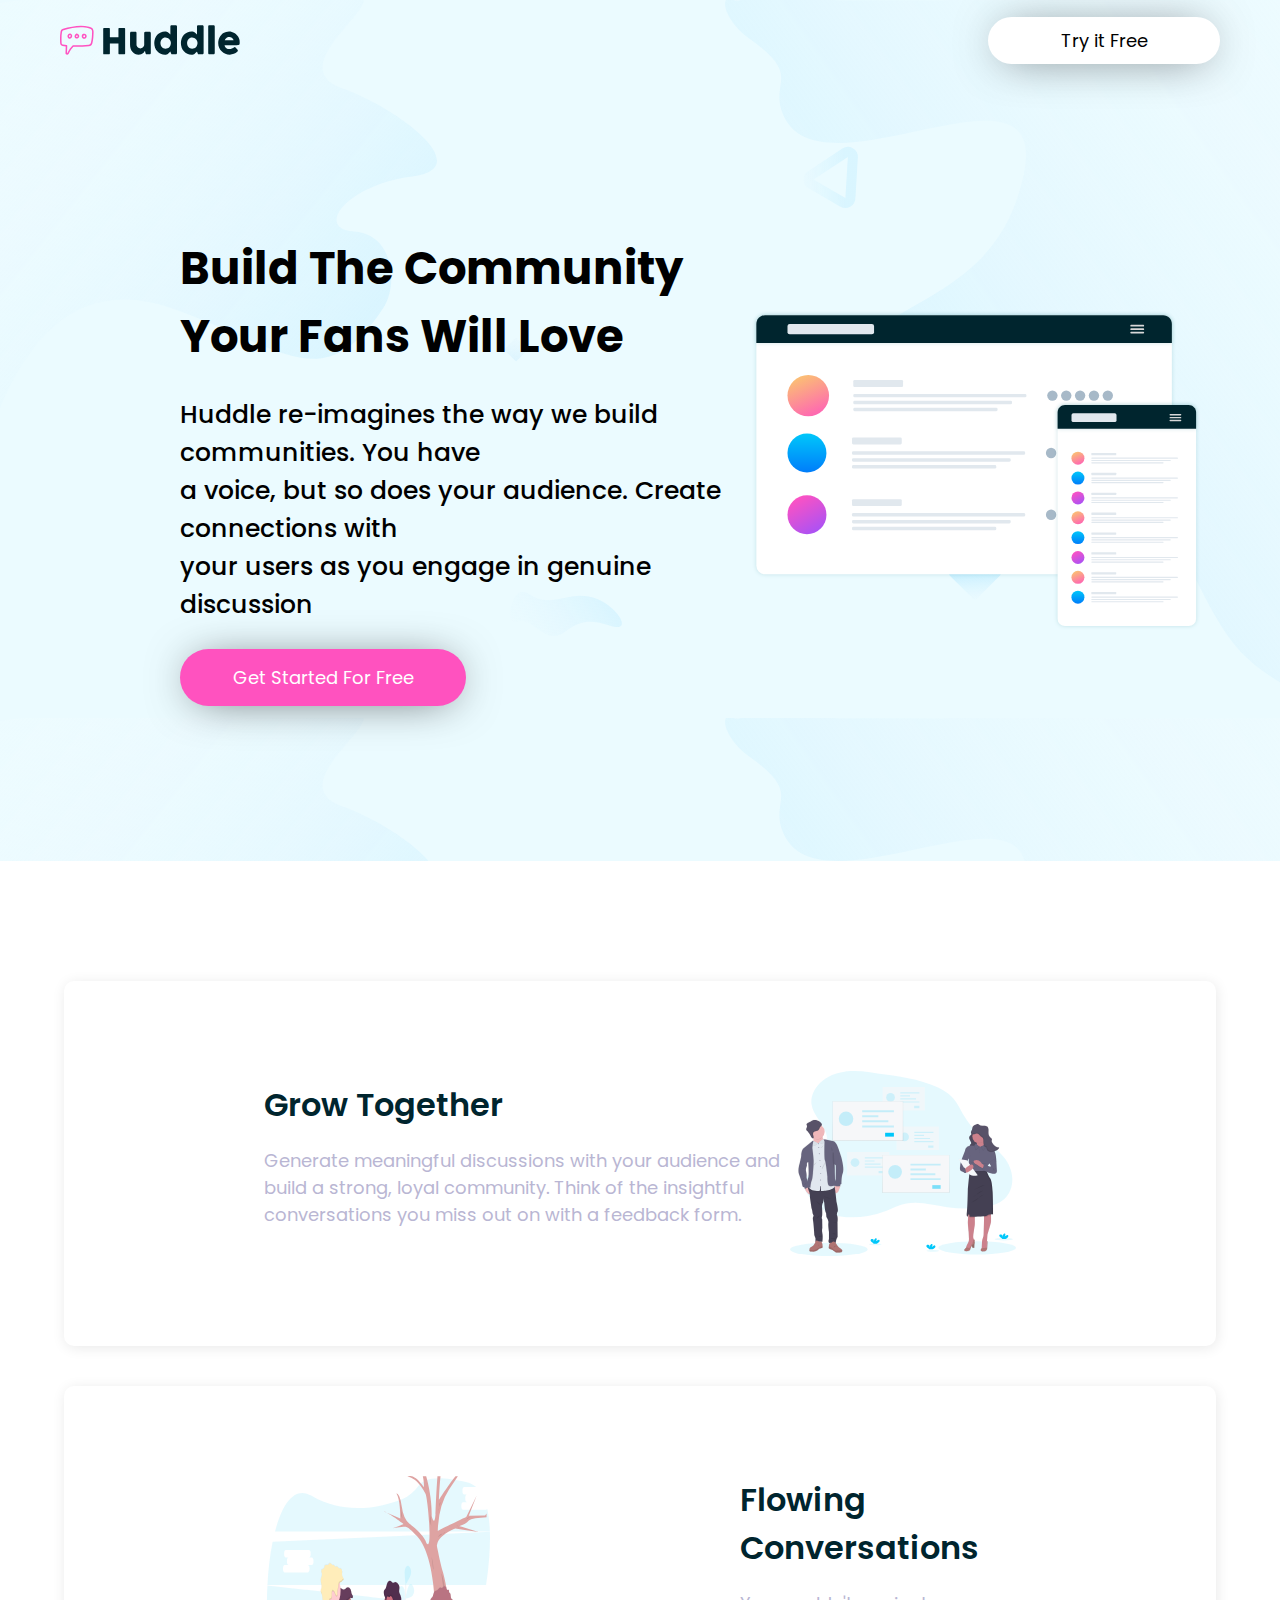
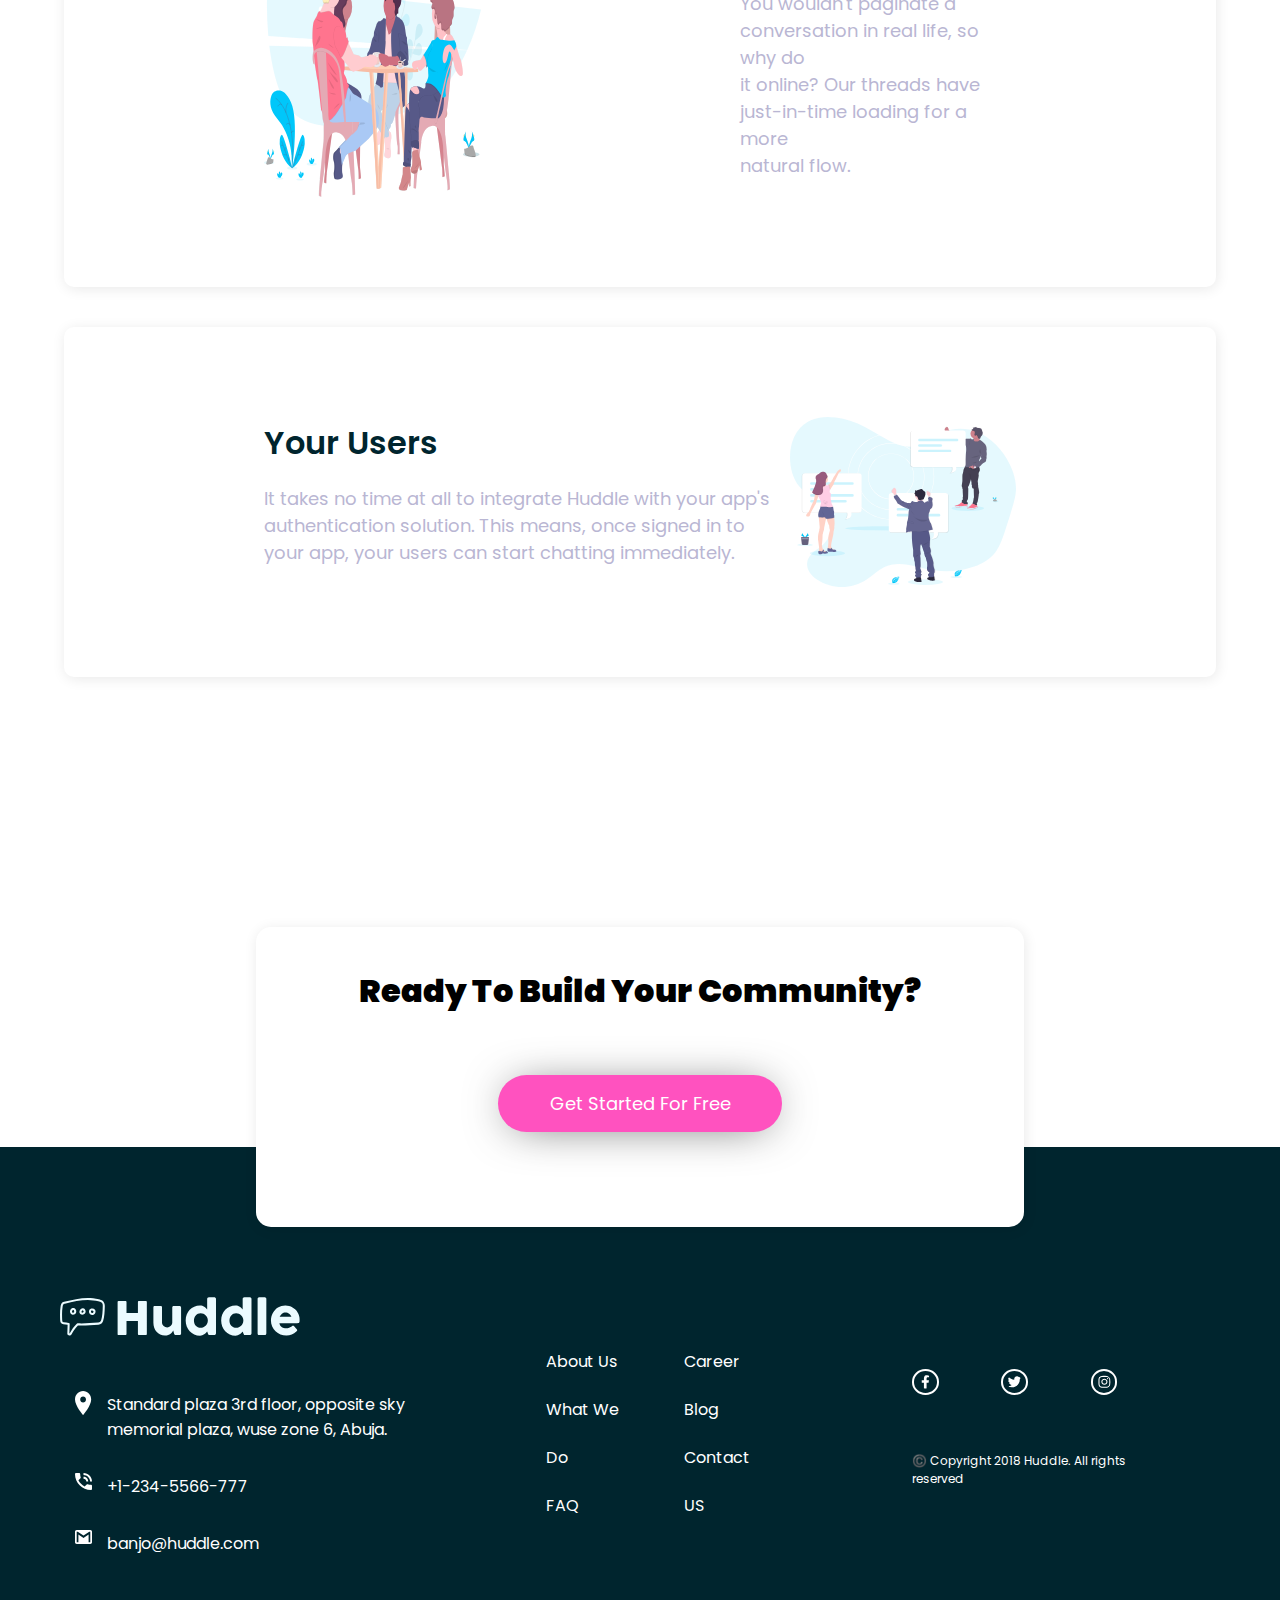
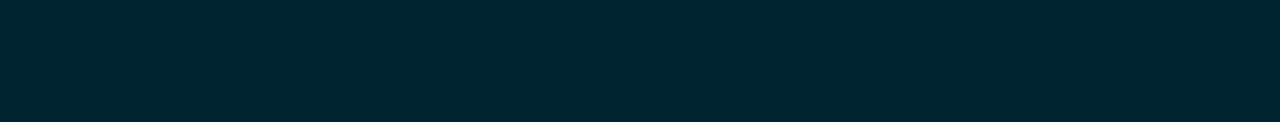
<file: index.html>
<!DOCTYPE html>
<html lang="en">
<head>
    <meta charset="UTF-8">
    <meta http-equiv="X-UA-Compatible" content="IE=edge">
    <meta name="viewport" content="width=device-width, initial-scale=1.0">
    <title>Huddle</title>
    <link rel="stylesheet" href="huddle.css">
    <link rel="shortcut icon" href="huddle/images/favicon-32x32.png" type="image/x-icon">
    <link rel="preconnect" href="https://fonts.googleapis.com">
    <link rel="preconnect" href="https://fonts.gstatic.com" crossorigin>
    <link href="https://fonts.googleapis.com/css2?family=Poppins&display=swap" rel="stylesheet">
</head>
<body>
    <header>
        <div class="first">
            <img src="huddle/images/logo.svg" alt="">
            <button>Try it Free</button>
        </div>
        
        <div class="top-contents">
            <div class="top-texts">
                <h1>Build The Community <br> Your Fans Will Love</h1>
                <p>
                    Huddle re-imagines the way we build communities. You have <br>
                    a voice, but so does your audience. Create connections with <br>
                    your users as you engage in genuine discussion
                </p>
                <button>Get Started For Free</button>

            </div>
            
            
            <img src="huddle/images/illustration-mockups.svg" alt="">
        </div>
    </header>
    <main>
        <div class="main-container">
            <div class="grow-together">
                <img src="huddle/images/illustration-grow-together.svg" alt="">
                <div class="grow-together-texts">
                    <h1>Grow Together</h1>
                    <p>
                        Generate meaningful discussions with your audience and <br>
                        build a strong, loyal community. Think of the insightful <br>
                        conversations you miss out on with a feedback form.
                    </p>
                </div>
               
               
            </div>
    
            <div class="flowing-conversations">
                <img src="huddle/images/illustration-flowing-conversation.svg" alt="">

                <div class="flowing-conversations-texts">
                    <h1>Flowing Conversations</h1>
                    <p>
                        You wouldn't paginate a conversation in real life, so why do <br>
                        it online? Our threads have just-in-time loading for a more <br>
                        natural flow.
                    </p>
                </div>
                

            </div>
    
            <div class="your-users">
                <img src="huddle/images/illustration-your-users.svg" alt="">
                <div class="your-users-texts">
                    <h1>Your Users</h1>
                    <p>
                        It takes no time at all to integrate Huddle with your app's <br>
                        authentication solution. This means, once signed in to <br>
                        your app, your users can start chatting immediately.
                    </p>
                </div>
                
                
            </div>
        </div>
        
        <div class="floating-container">
            <h1>
                Ready To Build Your Community?
            </h1>
            <button>Get Started For Free</button>
        </div>

    </main>

    <footer>

        <div class="left">

            <svg width="240" height="39" xmlns="http://www.w3.org/2000/svg">
                <g fill-rule="nonzero" fill="none">
                    <path
                        d="M27.967.879C20.242.875 12.182 2.615 4.047 4.872c-1.033.208-2.041.884-2.574 1.72C.983 7.38.805 8.171.652 9c-.79 4.428-.694 8.776-.53 13.594.036 1.103.2 2.41.715 3.205.538.803 1.46 1.313 2.561 1.48a95.99 95.99 0 0 0 4.232.525l-.312 8.698c-.048.692.29 1.267.71 1.598.376.286.795.413 1.225.445.86.065 1.869-.303 2.37-1.257 2.195-4.224 3.572-6.089 6.317-8.895 7.158.176 13.407-.222 20.482-.745 2.501-.065 4.218-2.11 4.672-3.743 1.357-4.232 1.568-9.456 1.712-14.737.061-2.093-.665-4.148-1.95-5.234-1.222-.991-2.702-1.35-4.058-1.718C35.031 1.363 31.263.905 27.967.879zm10.29 3.31c1.358.369 2.555.724 3.31 1.337 1.26 1.339 1.218 2.23 1.2 3.675-.142 5.122-.388 10.093-1.544 13.86-.498 1.405-1.366 2.405-3.006 2.556-7.208.533-13.462.945-20.707.739a1.032 1.032 0 0 0-.763.302c-3.044 3.074-4.601 5.21-6.921 9.676-.054.102-.171.164-.315.175-.097-.005-.136-.08-.142-.148l.314-9.432c.019-.509-.401-.995-.907-1.05a95.48 95.48 0 0 1-5.06-.62c-.726-.111-.994-.31-1.193-.606-.346-.825-.338-1.335-.365-2.128-.162-4.775-.242-8.948.491-13.1.068-.614.298-1.242.542-1.767.404-.632 1.023-.725 1.644-.897 7.956-2.197 15.74-3.84 23.068-3.845 3.592.13 7.364.49 10.354 1.273zm-27.479 8.09c-1.096 1.313-.987 3.096-.14 4.29.442.625 1.132 1.128 1.972 1.242 1.091.09 1.783-.352 2.53-.86 1.353-1.176 1.49-3.228.461-4.71-.524-.755-1.362-1.208-2.218-1.24-1.172.012-1.968.535-2.605 1.277zm11.856-1.072c-1.092.035-1.975.791-2.514 1.607-.617.933-.977 2.101-.478 3.246.96 2.203 4.277 2.176 5.6-.063.61-1.032.454-2.205 0-3.056-.452-.85-1.136-1.543-2.131-1.702a2.494 2.494 0 0 0-.477-.032zm9.625.207c-.34-.008-.69.024-1.018.111-1.312.35-2.429 1.704-2.26 3.437.086.872.487 1.722 1.21 2.308.723.585 1.773.847 2.88.62 1.272-.26 2.06-1.285 2.323-2.275.263-.99.197-1.999-.414-2.817a3.47 3.47 0 0 0-2.72-1.384zm-18.965 1.623c.245.002.438.08.637.366.445.642.321 1.615-.128 2.005-.447.39-.726.424-.922.398-.196-.027-.395-.162-.573-.414-.34-.48-.44-1.256.007-1.81.238-.316.675-.513.98-.545zm9.483.223c.038.006.464.253.668.636.204.383.242.739.048 1.066-.577.976-1.804.712-1.99.287-.07-.162-.017-.813.32-1.32.335-.509.757-.7.954-.67zm10.564.748c.062.083.213.64.096 1.082-.118.442-.31.715-.78.811-.602.124-.94 0-1.193-.207-.254-.205-.425-.552-.462-.923-.09-.92.24-1.133.764-1.273.61-.15 1.3.112 1.575.51z"
                        fill="hsl(193, 100%, 96%)" />
                    <path
                        d="M57.61 4.996c.016-.26.111-.494.287-.701a.875.875 0 0 1 .701-.31h6.826c.23 0 .467.096.712.287a.883.883 0 0 1 .368.724v10.893h11.421V4.996c0-.276.096-.513.287-.712.192-.2.44-.3.747-.3h6.734c.306 0 .574.077.804.23.23.154.345.399.345.736V37.1c0 .337-.1.59-.3.758-.198.169-.459.253-.78.253h-6.803c-.306 0-.555-.084-.747-.253-.191-.168-.287-.42-.287-.758V24.047H66.504V37.1c0 .322-.104.57-.31.747-.207.176-.487.264-.84.264h-6.756c-.643 0-.972-.299-.988-.896V4.996zm62.875 32.725c-.199.168-.41.275-.632.321a3.123 3.123 0 0 1-.631.07h-3.47c-.276 0-.514-.05-.713-.15-.2-.1-.368-.234-.506-.402a2.384 2.384 0 0 1-.344-.575 4.884 4.884 0 0 1-.23-.666l-.712-2.942c-.23.475-.563 1.015-1 1.62a8.495 8.495 0 0 1-1.666 1.7c-.674.53-1.479.974-2.413 1.334-.935.36-2.007.54-3.218.54-1.746 0-3.332-.337-4.757-1.011a10.904 10.904 0 0 1-3.642-2.758c-1.003-1.164-1.781-2.524-2.332-4.08-.552-1.554-.828-3.213-.828-4.974V10.695c0-.582.127-1.022.38-1.321.252-.299.654-.448 1.206-.448h5.308c.66 0 1.111.11 1.356.333.245.222.368.655.368 1.298v14.96c0 .66.15 1.284.448 1.874.299.59.693 1.11 1.184 1.562.49.452 1.045.809 1.666 1.069.62.26 1.252.39 1.896.39.551 0 1.122-.13 1.712-.39a6.361 6.361 0 0 0 1.631-1.046c.498-.436.908-.95 1.23-1.54.322-.59.482-1.214.482-1.872V10.626c0-.26.05-.52.15-.781.1-.26.249-.46.448-.598.199-.122.387-.206.563-.252.176-.046.38-.07.609-.07h5.194c.658 0 1.133.162 1.424.483.291.322.437.751.437 1.287v25.716c0 .29-.065.559-.195.804s-.31.437-.54.574l.137-.068zm26.681-3.172c-.414.414-.87.858-1.367 1.333-.498.475-1.046.92-1.643 1.333a9.3 9.3 0 0 1-1.93 1.023 6.097 6.097 0 0 1-2.23.402c-2.083 0-4.002-.39-5.757-1.172a13.777 13.777 0 0 1-4.527-3.206c-1.264-1.356-2.252-2.953-2.964-4.792-.713-1.838-1.069-3.814-1.069-5.929 0-2.13.356-4.11 1.069-5.94.712-1.83 1.7-3.424 2.964-4.78a13.635 13.635 0 0 1 4.527-3.194c1.755-.774 3.674-1.161 5.757-1.161.843 0 1.613.123 2.31.368a8.51 8.51 0 0 1 1.907.942c.575.383 1.103.816 1.586 1.298.482.483.938.954 1.367 1.414V1.985c0-.49.15-.903.448-1.24.299-.338.747-.506 1.345-.506h5.17c.2 0 .41.042.632.126.222.085.425.203.61.357.183.153.332.337.447.551.115.215.173.452.173.712v34.357c0 1.18-.62 1.77-1.862 1.77h-4.504c-.306 0-.544-.04-.712-.116a1.13 1.13 0 0 1-.426-.333 2.319 2.319 0 0 1-.31-.551 17.13 17.13 0 0 0-.344-.77l-.667-1.793zm-13.214-11.008a8.39 8.39 0 0 0 .471 2.839c.314.88.762 1.643 1.345 2.286a6.384 6.384 0 0 0 2.102 1.528c.82.376 1.728.563 2.724.563.98 0 1.903-.176 2.769-.528a7.058 7.058 0 0 0 2.263-1.46 7.256 7.256 0 0 0 1.552-2.194c.39-.843.609-1.747.655-2.712v-.322a7.26 7.26 0 0 0-.552-2.803 7.427 7.427 0 0 0-1.528-2.344 7.242 7.242 0 0 0-2.298-1.597 6.977 6.977 0 0 0-2.861-.586c-.996 0-1.904.195-2.724.586-.82.39-1.52.923-2.102 1.597a7.236 7.236 0 0 0-1.345 2.344 8.35 8.35 0 0 0-.47 2.803zm48.72 11.008c-.414.414-.87.858-1.368 1.333-.498.475-1.046.92-1.643 1.333a9.3 9.3 0 0 1-1.93 1.023 6.097 6.097 0 0 1-2.23.402c-2.083 0-4.002-.39-5.756-1.172a13.777 13.777 0 0 1-4.528-3.206c-1.263-1.356-2.252-2.953-2.964-4.792-.712-1.838-1.069-3.814-1.069-5.929 0-2.13.357-4.11 1.069-5.94s1.7-3.424 2.964-4.78a13.635 13.635 0 0 1 4.528-3.194c1.754-.774 3.673-1.161 5.756-1.161.843 0 1.613.123 2.31.368a8.51 8.51 0 0 1 1.907.942c.575.383 1.103.816 1.586 1.298.483.483.938.954 1.367 1.414V1.985c0-.49.15-.903.448-1.24.3-.338.747-.506 1.345-.506h5.17c.2 0 .41.042.632.126.223.085.426.203.61.357.183.153.333.337.448.551.114.215.172.452.172.712v34.357c0 1.18-.62 1.77-1.862 1.77h-4.504c-.306 0-.544-.04-.712-.116a1.13 1.13 0 0 1-.425-.333 2.319 2.319 0 0 1-.31-.551 17.13 17.13 0 0 0-.345-.77l-.667-1.793zm-13.215-11.008a8.39 8.39 0 0 0 .471 2.839c.315.88.763 1.643 1.345 2.286a6.384 6.384 0 0 0 2.103 1.528c.82.376 1.727.563 2.723.563.98 0 1.903-.176 2.769-.528a7.058 7.058 0 0 0 2.264-1.46 7.256 7.256 0 0 0 1.55-2.194c.391-.843.61-1.747.656-2.712v-.322a7.26 7.26 0 0 0-.552-2.803 7.427 7.427 0 0 0-1.528-2.344 7.242 7.242 0 0 0-2.298-1.597 6.977 6.977 0 0 0-2.861-.586c-.996 0-1.904.195-2.723.586-.82.39-1.521.923-2.103 1.597a7.236 7.236 0 0 0-1.345 2.344 8.35 8.35 0 0 0-.47 2.803zM197.61 2.008c0-.49.122-.903.367-1.24.246-.338.667-.506 1.264-.506h5.63c.154 0 .315.042.483.126a1.7 1.7 0 0 1 .471.357c.146.153.268.337.368.551.1.215.15.452.15.712v34.334c0 .582-.165 1.022-.495 1.321-.329.299-.754.448-1.275.448h-5.332c-.597 0-1.018-.15-1.264-.448-.245-.299-.367-.74-.367-1.321V2.008zm38.7 32.61a15.31 15.31 0 0 1-4.55 2.907 13.87 13.87 0 0 1-5.355 1.046c-2.1 0-4.083-.383-5.952-1.15a15.494 15.494 0 0 1-4.918-3.182 15.273 15.273 0 0 1-3.355-4.792c-.828-1.838-1.241-3.837-1.241-5.998 0-1.348.164-2.654.494-3.918a15.45 15.45 0 0 1 1.402-3.55 15.055 15.055 0 0 1 2.206-3.045 13.957 13.957 0 0 1 2.907-2.379 14.327 14.327 0 0 1 3.493-1.54 14.084 14.084 0 0 1 3.975-.551c1.272 0 2.505.169 3.7.506 1.195.337 2.318.812 3.367 1.424 1.05.613 2.01 1.349 2.884 2.207a14.896 14.896 0 0 1 2.252 2.815 13.58 13.58 0 0 1 1.46 3.263c.344 1.157.517 2.348.517 3.573 0 .797-.012 1.448-.035 1.954-.023.505-.142.908-.356 1.206-.215.3-.57.506-1.069.62-.498.116-1.23.173-2.194.173h-16.546c.153.98.463 1.8.93 2.46a5.842 5.842 0 0 0 1.62 1.573c.613.391 1.264.67 1.954.84a8.24 8.24 0 0 0 1.953.252c.552 0 1.118-.058 1.7-.172a12.179 12.179 0 0 0 1.69-.46 9.557 9.557 0 0 0 1.493-.667c.452-.252.816-.517 1.092-.792.245-.2.456-.349.632-.449.176-.1.364-.149.563-.149.2 0 .402.07.61.207a4.8 4.8 0 0 1 .7.597l2.436 2.758c.168.2.276.38.322.54.046.161.069.326.069.494 0 .307-.085.571-.253.793a2.89 2.89 0 0 1-.598.586zm-11.054-19.143c-.598 0-1.176.119-1.735.356a6.547 6.547 0 0 0-1.575.954c-.49.398-.93.85-1.321 1.356a8.315 8.315 0 0 0-.954 1.54h11.743a13.536 13.536 0 0 0-1.045-1.655 7.081 7.081 0 0 0-1.287-1.333 5.558 5.558 0 0 0-1.655-.896c-.62-.215-1.344-.322-2.171-.322z"
                        fill="hsl(193, 100%, 96%)" />
                </g>
            </svg>
            <div class="location">
                <img src="huddle/images/icon-location.svg" alt="">
                <p>Standard plaza 3rd floor, opposite sky memorial plaza, wuse zone 6, Abuja.</p>
            </div>
            <div class="phone">
                <img src="huddle/images/icon-phone.svg" alt="">
                <p>+1-234-5566-777</p>
            </div>   
            <div class="email">
                <img src="huddle/images/icon-email.svg" alt="">
                <p>banjo@huddle.com</p>
            </div> 
        </div>
        <div class="middle">
                <div class="list-one">
                    <ul>
                        <li><a href="#">About Us</a></li>
                        <li><a href="#">What We Do</a></li>
                        <li><a href="#">FAQ</a></li>
                    </ul>
                </div>
                <div class="list-two">
                    <ul>
                        <li><a href="#">Career</a></li>
                        <li><a href="#">Blog</a></li>
                        <li><a href="#">Contact US</a></li>
                    </ul>

                </div>
         
        </div>
        <div class="right">
            <nav>

                <div class="first-icon">
                    <a href=""><svg xmlns="http://www.w3.org/2000/svg" viewBox="0 0 320 512"><!--! Font Awesome Pro 6.1.1 by @fontawesome - https://fontawesome.com License - https://fontawesome.com/license (Commercial License) Copyright 2022 Fonticons, Inc. --><path class="face" d="M279.14 288l14.22-92.66h-88.91v-60.13c0-25.35 12.42-50.06 52.24-50.06h40.42V6.26S260.43 0 225.36 0c-73.22 0-121.08 44.38-121.08 124.72v70.62H22.89V288h81.39v224h100.17V288z"/></svg></a>
                </div>
                <div class="second-icon">
                    <a href=""><svg xmlns="http://www.w3.org/2000/svg" viewBox="0 0 512 512"><!--! Font Awesome Pro 6.1.1 by @fontawesome - https://fontawesome.com License - https://fontawesome.com/license (Commercial License) Copyright 2022 Fonticons, Inc. --><path d="M459.37 151.716c.325 4.548.325 9.097.325 13.645 0 138.72-105.583 298.558-298.558 298.558-59.452 0-114.68-17.219-161.137-47.106 8.447.974 16.568 1.299 25.34 1.299 49.055 0 94.213-16.568 130.274-44.832-46.132-.975-84.792-31.188-98.112-72.772 6.498.974 12.995 1.624 19.818 1.624 9.421 0 18.843-1.3 27.614-3.573-48.081-9.747-84.143-51.98-84.143-102.985v-1.299c13.969 7.797 30.214 12.67 47.431 13.319-28.264-18.843-46.781-51.005-46.781-87.391 0-19.492 5.197-37.36 14.294-52.954 51.655 63.675 129.3 105.258 216.365 109.807-1.624-7.797-2.599-15.918-2.599-24.04 0-57.828 46.782-104.934 104.934-104.934 30.213 0 57.502 12.67 76.67 33.137 23.715-4.548 46.456-13.32 66.599-25.34-7.798 24.366-24.366 44.833-46.132 57.827 21.117-2.273 41.584-8.122 60.426-16.243-14.292 20.791-32.161 39.308-52.628 54.253z"/></svg></a>
                </div>
                <div class="third-icon">
                    <a href=""><svg xmlns="http://www.w3.org/2000/svg" viewBox="0 0 448 512"><!--! Font Awesome Pro 6.1.1 by @fontawesome - https://fontawesome.com License - https://fontawesome.com/license (Commercial License) Copyright 2022 Fonticons, Inc. --><path d="M224.1 141c-63.6 0-114.9 51.3-114.9 114.9s51.3 114.9 114.9 114.9S339 319.5 339 255.9 287.7 141 224.1 141zm0 189.6c-41.1 0-74.7-33.5-74.7-74.7s33.5-74.7 74.7-74.7 74.7 33.5 74.7 74.7-33.6 74.7-74.7 74.7zm146.4-194.3c0 14.9-12 26.8-26.8 26.8-14.9 0-26.8-12-26.8-26.8s12-26.8 26.8-26.8 26.8 12 26.8 26.8zm76.1 27.2c-1.7-35.9-9.9-67.7-36.2-93.9-26.2-26.2-58-34.4-93.9-36.2-37-2.1-147.9-2.1-184.9 0-35.8 1.7-67.6 9.9-93.9 36.1s-34.4 58-36.2 93.9c-2.1 37-2.1 147.9 0 184.9 1.7 35.9 9.9 67.7 36.2 93.9s58 34.4 93.9 36.2c37 2.1 147.9 2.1 184.9 0 35.9-1.7 67.7-9.9 93.9-36.2 26.2-26.2 34.4-58 36.2-93.9 2.1-37 2.1-147.8 0-184.8zM398.8 388c-7.8 19.6-22.9 34.7-42.6 42.6-29.5 11.7-99.5 9-132.1 9s-102.7 2.6-132.1-9c-19.6-7.8-34.7-22.9-42.6-42.6-11.7-29.5-9-99.5-9-132.1s-2.6-102.7 9-132.1c7.8-19.6 22.9-34.7 42.6-42.6 29.5-11.7 99.5-9 132.1-9s102.7-2.6 132.1 9c19.6 7.8 34.7 22.9 42.6 42.6 11.7 29.5 9 99.5 9 132.1s2.7 102.7-9 132.1z"/></svg></a>
                </div>

            </nav>
            
            <div class="copy">
                <p>©️ Copyright 2018 Huddle. All rights reserved</p>
    
            </div>
        </div>

        

        
    </footer>

</body>
</html>
</file>
<file: huddle.css>
* {
  box-sizing: border-box;
}
body {
  margin: 0;
  font-family: "Poppins", sans-serif;
}
h1 {
  margin: 0;
  font-weight: 1000;
  font-family: "Poppins", sans-serif;
}
header {
  background-image: url(huddle/images/bg-hero-desktop.svg);
  height: 40%;
  background-color: hsl(193, 100%, 96%);
  margin-bottom: 100px;
}

main {
  display: flex;
  flex-direction: column;
  align-items: center;
}
.first {
  /* background-color: black; */
  height: 80px;
  padding: 40px 60px;
  display: flex;
  align-items: center;
  justify-content: space-between;
}
.first img {
  width: 180px;
}
.first button {
  background-color: #ffffff;
  /* border: 1px solid grey; */
  border: #ffffff;
  /* color: grey; */
  /* color: hsl(246, 25%, 77%); */
  color: black;
  /* height: 40px; */
  padding: 10px 10px;
  width: 20%;
  border-radius: 40px;
  transition: O.5s ease;
  box-shadow: 0px 3px 46px -13px rgba(0, 0, 0, 0.73);
  -webkit-box-shadow: 0px 3px 46px -13px rgba(0, 0, 0, 0.73);
  -moz-box-shadow: 0px 3px 46px -13px rgba(0, 0, 0, 0.73);
}

.first button:hover {
  color: hsl(246, 25%, 77%);
}

.top-contents {
  /* background-color: grey; */
  width: 100%;
  display: flex;
  align-items: center;
  justify-content: space-between;
  padding: 155px 80px;

  flex-direction: row;
}
.top-texts {
  /* background-color: grey; */
  /* display: block; */
  display: flex;
  flex-direction: column;
  align-items: left;
  padding-left: 100px;
  /* justify-content: ; */
}
.top-texts h1 {
  font-size: 45px;
  font-weight: 700;
}

.top-texts p {
  font-size: 25px;
  font-weight: 500;
}
button {
  font-family: "Poppins", sans-serif;
  font-size: 18px;
  font-weight: 400;
}
.top-texts button {
  background-color: hsl(322, 100%, 66%);
  /* height: 40px; */
  width: 50%;
  padding: 15px 15px;
  border: none;
  border-radius: 30px;
  color: white;
  transition: 0.5s ease;
  box-shadow: 0px 3px 46px -13px rgba(0, 0, 0, 0.73);
  -webkit-box-shadow: 0px 3px 46px -13px rgba(0, 0, 0, 0.73);
  -moz-box-shadow: 0px 3px 46px -13px rgba(0, 0, 0, 0.73);
}

.top-texts button:hover {
  background-color: hsl(320, 38%, 75%);
  transform: scale(1.1);
}

.top-contents img {
  width: 40%;
}

.main-container {
  /* background-color: blue; */
  display: flex;
  flex-direction: column;
  align-items: center;
}
.main-container h1 {
  font-weight: 600;
  color: hsl(192, 100%, 9%);
}
.main-container p {
  color: hsl(246, 25%, 77%);
  font-size: 18px;
  line-height: 1.5;
}
.grow-together {
  /* background-color: aqua; */
  display: flex;
  /* flex-direction: column;
    align-items: center; */
  justify-content: space-between;
  width: 90%;
  margin: 20px 0;
  padding: 90px 200px;
  border-radius: 10px;
  box-shadow: 1px 2px 14px 0px rgba(0, 0, 0, 0.09);
  -webkit-box-shadow: 1px 2px 14px 0px rgba(0, 0, 0, 0.09);
  -moz-box-shadow: 1px 2px 14px 0px rgba(0, 0, 0, 0.09);
}
.grow-together-texts {
  display: flex;
  flex-direction: column;
  justify-content: center;
}
.grow-together img {
  width: 30%;
  order: 2;
}

.flowing-conversations {
  /* background-color: aqua; */
  /* background-color: aqua; */
  display: flex;
  /* flex-direction: column;
     align-items: center; */
  justify-content: space-between;
  width: 90%;
  margin: 20px 0;
  padding: 90px 200px;
  border-radius: 10px;
  box-shadow: 1px 2px 14px 0px rgba(0, 0, 0, 0.09);
  -webkit-box-shadow: 1px 2px 14px 0px rgba(0, 0, 0, 0.09);
  -moz-box-shadow: 1px 2px 14px 0px rgba(0, 0, 0, 0.09);
}

.flowing-conversations-texts {
  display: flex;
  flex-direction: column;
  justify-content: center;
}
.flowing-conversations img {
  width: 30%;
  margin-right: 250px;
}

.your-users {
  /* background-color: aqua; */
  /* background-color: aqua; */
  display: flex;
  /* flex-direction: column;
    align-items: center; */
  justify-content: space-between;
  width: 90%;
  margin: 20px 0;
  padding: 90px 200px;
  border-radius: 10px;
  box-shadow: 1px 2px 14px 0px rgba(0, 0, 0, 0.09);
  -webkit-box-shadow: 1px 2px 14px 0px rgba(0, 0, 0, 0.09);
  -moz-box-shadow: 1px 2px 14px 0px rgba(0, 0, 0, 0.09);
}

.your-users-texts {
  display: flex;
  flex-direction: column;
  justify-content: center;
}
.your-users img {
  width: 30%;
  order: 2;
}

.floating-container {
  /* background-color: burlywood; */
  position: relative;
  top: 80px;
  background-color: #ffffff;
  width: 60%;
  height: 300px;
  padding: 40px 30px;
  display: flex;
  flex-direction: column;
  align-items: center;
  /* border: 2px solid black; */
  border-radius: 15px;
  margin-top: 150px;
  box-shadow: 1px 2px 14px 0px rgba(0, 0, 0, 0.09);
  -webkit-box-shadow: 1px 2px 14px 0px rgba(0, 0, 0, 0.09);
  -moz-box-shadow: 1px 2px 14px 0px rgba(0, 0, 0, 0.09);
}

.floating-container button {
  background-color: hsl(322, 100%, 66%);
  margin-top: 60px;
  width: 40%;
  /* height: 35%; */
  padding: 15px 15px;

  border-radius: 50px;
  border: none;
  color: white;
  transition: 0.5s ease;
  box-shadow: 0px 3px 46px -13px rgba(0, 0, 0, 0.73);
  -webkit-box-shadow: 0px 3px 46px -13px rgba(0, 0, 0, 0.73);
  -moz-box-shadow: 0px 3px 46px -13px rgba(0, 0, 0, 0.73);
}

.floating-container button:hover {
  background-color: hsl(320, 38%, 75%);
  transform: scale(1.1);
}

footer {
  background-color: hsl(192, 100%, 9%);
  color: #ffffff;
  display: flex;
  align-items: center;
  justify-content: space-between;
  padding: 150px 60px;
  /* padding-top: 250px; */
  /* height: 250px; */
}

.left {
  /* background-color: aqua; */
  display: flex;
  flex-direction: column;
  width: 30%;
}
.left svg {
  margin-bottom: 40px;
}

.huddle-logo {
  width: 80%;
  padding-bottom: 30px;
  /* color: #ffffff;
    fill: white; */
  /* background-color: #ffffff; */
}

.huddle {
  /* background-color: ; */
  width: 180px;
  fill: white;
  color: #ffffff;
}

.location {
  /* display: flex;
    align-items: center; */
  /* justify-content: space-between; */
}
.location img {
  float: left;
  /* background-color: black; */
  width: 5%;

  margin: 15px;
}

.phone {
  /* display: flex;
    align-items: center; */
  /* justify-content: space-between; */
}
.phone img {
  float: left;
  width: 5%;
  margin: 15px;
}

.email {
  /* display: flex;
    align-items: center; */
  /* justify-content: space-between; */
}
.email img {
  float: left;
  width: 5%;
  margin: 15px;
}
.middle {
  /* background-color:deeppink; */
  width: 30%;
  height: 100%;
  display: flex;
  justify-content: space-between;
  padding: 0 40px;
}
.middle ul {
  list-style: none;
}

.middle ul a {
  color: #ffffff;
  text-decoration: none;
  font-weight: 400;
  line-height: 3;
  transition: 0.5s ease;
}
.middle ul a:hover {
  text-decoration: underline;
}

.right {
  /* background-color: black; */
  width: 30%;
  /* height: 300px; */
  display: flex;
  flex-direction: column;
  align-items: center;
  justify-content: center;
  padding: 0 40px;
}
nav {
  /* background-color: black; */
  /* margin-bottom: 80px; */
  width: 100%;
  display: flex;
  flex-direction: row;
  /* align-items: center; */
  justify-content: center;
}

.right nav {
  /* margin-bottom: 100px; */
}

.right svg {
  fill: white;
  width: 30%;
  height: 60%;
  padding: 4px;
  border: 2px solid white;
  border-radius: 50%;
  transition: 0.5s ease;
}

.right svg:hover {
  fill: hsl(322, 100%, 66%);
  border: 2px solid hsl(322, 100%, 66%);
}

.copy p {
  margin-top: 40px;
  font-size: 12px;
  display: flex;
  justify-content: center;
  align-items: center;
}

@media screen and (max-width: 576px) {
  header {
    background-image: url(huddle/images/bg-hero-mobile.svg);
    height: auto;
  }
  .first {
    height: 10px;
    padding: 30px 20px;
  }
  .first img {
    width: 100px;
  }
  .first button {
    border-radius: 10px;
    padding: 5px 5px;
    /* width: 20%; */
    width: 100px;
  }
  button {
    font-size: 12px;
    font-weight: 400;
  }

  .top-contents {
    flex-direction: column;
    padding: 40px 30px;
  }
  .top-texts {
    align-items: center;
    text-align: center;
    padding-left: unset;
    width: 70%;
    /* justify-content: ; */
  }
  .top-texts h1 {
    font-size: 20px;
    font-weight: 700;
  }

  .top-texts p {
    font-size: 12px;
    font-weight: 500;
  }

  .top-texts button {
    background-color: hsl(322, 100%, 66%);
    /* height: 40px; */
    width: 95%;
    padding: 10px 10px;
    border: none;
    border-radius: 30px;
    margin: 25px 0;
  }

  .top-contents img {
    width: 100%;
  }

  .main-container h1 {
    font-size: 20px;
  }

  .main-container p {
    font-size: 12px;
    line-height: 1.5;
  }

  .grow-together {
    display: flex;
    flex-direction: column;
    align-items: center;
    justify-content: center;
    text-align: center;
    width: 90%;
    margin: 20px 0;
    padding: 40px 20px;
  }
  .grow-together img {
    margin-bottom: 60px;
    width: 80%;
    order: unset;
  }

  .flowing-conversations {
    display: flex;
    flex-direction: column;
    align-items: center;
    justify-content: center;
    text-align: center;
    width: 90%;
    margin: 20px 0;
    padding: 40px 20px;
  }
  .flowing-conversations img {
    margin-bottom: 60px;
    width: 80%;
    margin-right: 0;
  }

  .your-users {
    display: flex;
    flex-direction: column;
    align-items: center;
    justify-content: center;
    text-align: center;
    width: 90%;
    margin: 20px 0;
    padding: 40px 20px;
  }
  .your-users img {
    margin-bottom: 60px;
    width: 80%;
    order: unset;
  }

  .floating-container {
    /* background-color: burlywood; */
    position: relative;
    top: 80px;
    width: 90%;
    height: 200px;
    padding: 30px 5px;
    display: flex;
    flex-direction: column;
    align-items: center;
    text-align: center;
    /* border: 2px solid black; */
    border-radius: 10px;
    margin-top: 50px;
  }

  .floating-container h1 {
    font-size: 18px;
  }

  .floating-container button {
    margin-top: 60px;
    width: 60%;
  }

  footer {
    display: flex;
    flex-direction: column;
    align-items: center;
    justify-content: center;
    padding-top: 150px;
  }

  .left {
    width: 100%;
  }
  .left svg {
    /* width: 80%; */
  }

  .huddle-logo {
    width: 100px;
    padding-bottom: 60px;
  }

  .middle {
    /* background-color:deeppink; */
    width: 100%;
    height: 100%;
    display: flex;
    flex-direction: column;
    justify-content: space-between;
    align-items: left;
    padding: 0;
    margin: 20px 0;
  }

  .middle ul {
    margin: 0;
    display: flex;
    flex-direction: column;
    align-items: left;
  }

  .right {
    width: 100%;
    align-items: center;
    justify-content: center;
  }

  .copy {
    text-align: center;
  }

  .copy p {
    font-size: 12px;
    /* text-align: center; */
  }
}
</file>
